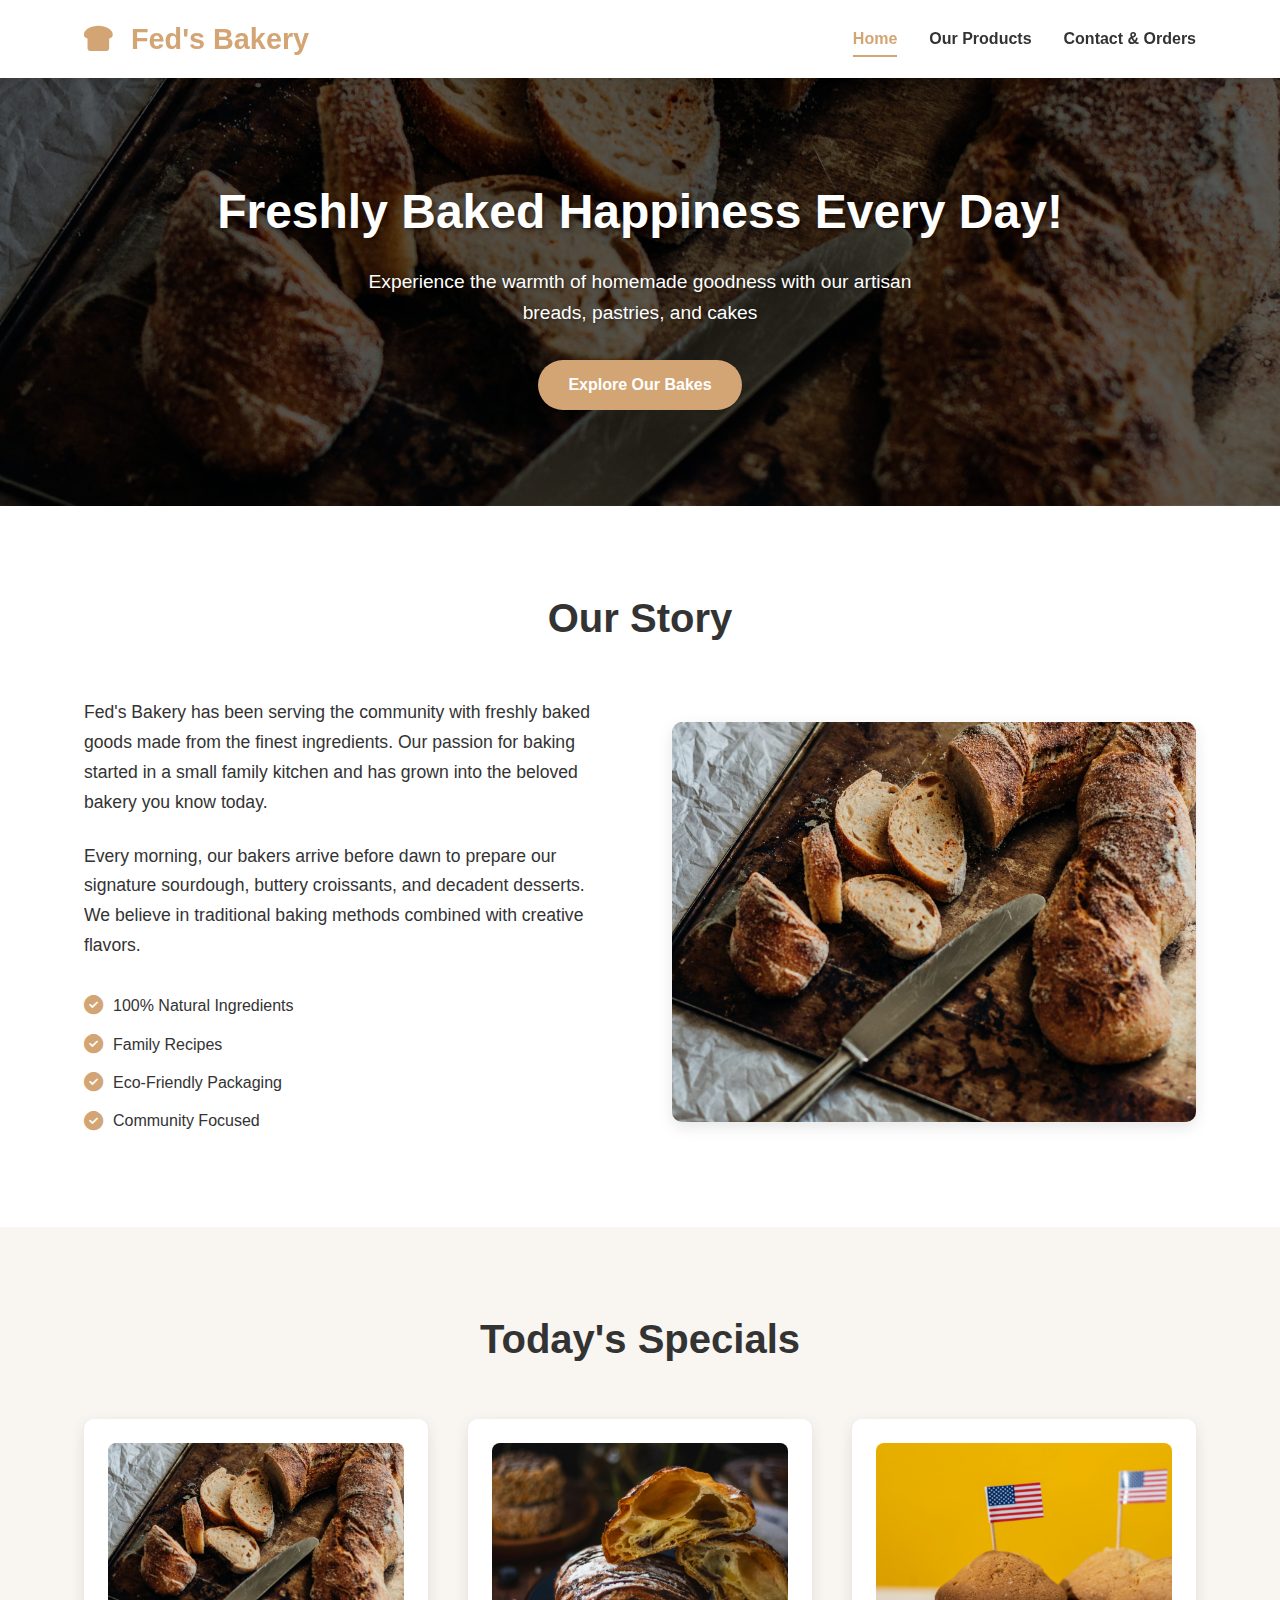
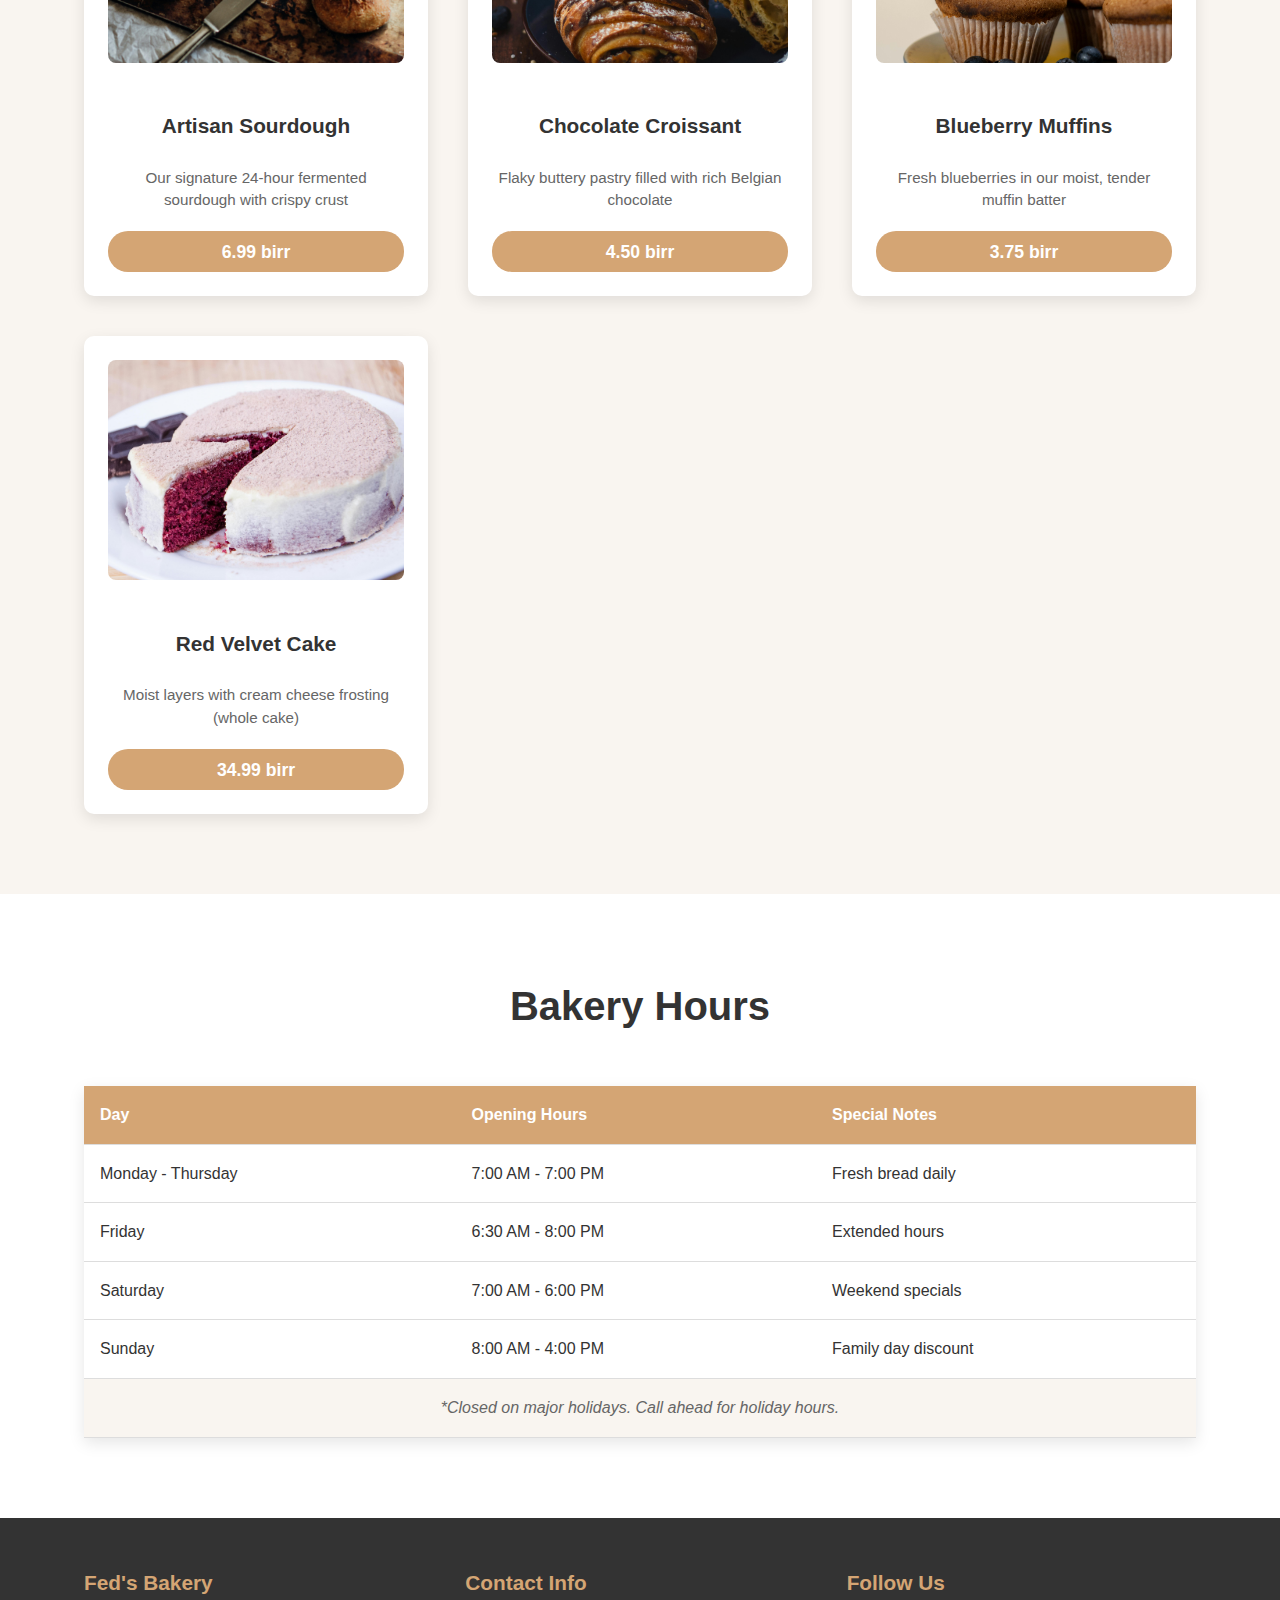
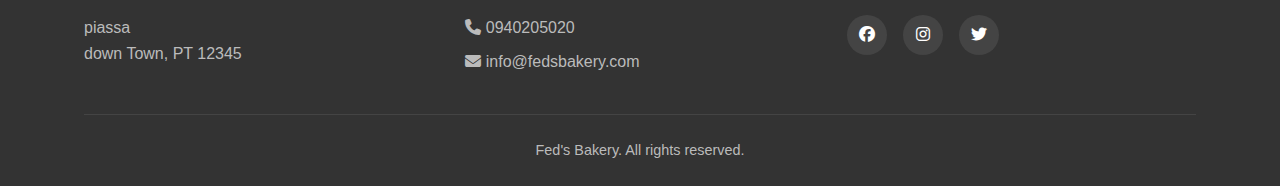
<file: index.html>
<!DOCTYPE html>
<html lang="en">
<head>
    <meta charset="UTF-8">
    <meta name="viewport" content="width=device-width, initial-scale=1.0">
    <meta name="description" content="Fed's Bakery - Freshly baked goods daily">
    <title>Fed's Bakery | Home</title>
    <link rel="stylesheet" href="styles.css">
    <link rel="stylesheet" href="https://cdnjs.cloudflare.com/ajax/libs/font-awesome/6.4.0/css/all.min.css">
</head>
<body>
    <header class="header">
        <div class="container">
            <div class="logo">
                <h1><i class="fas fa-bread-slice"></i> Fed's Bakery</h1>
            </div>
            <nav class="navbar">
                <ul>
                    <li><a href="index.html" class="active">Home</a></li>
                    <li><a href="products.html">Our Products</a></li>
                    <li><a href="contact.html">Contact & Orders</a></li>
                </ul>
            </nav>
        </div>
    </header>

    <section class="hero">
        <div class="container">
            <h1>Freshly Baked Happiness Every Day!</h1>
            <p>Experience the warmth of homemade goodness with our artisan breads, pastries, and cakes</p>
            <a href="products.html" class="btn">Explore Our Bakes</a>
        </div>
    </section>

    <section class="about">
        <div class="container">
            <h2>Our Story</h2>
            <div class="about-content">
                <div class="about-text">
                    <p>Fed's Bakery has been serving the community with freshly baked goods made from the finest ingredients. Our passion for baking started in a small family kitchen and has grown into the beloved bakery you know today.</p>
                    <p>Every morning, our bakers arrive before dawn to prepare our signature sourdough, buttery croissants, and decadent desserts. We believe in traditional baking methods combined with creative flavors.</p>
                    <ul>
                        <li><i class="fas fa-check-circle"></i> 100% Natural Ingredients</li>
                        <li><i class="fas fa-check-circle"></i> Family Recipes</li>
                        <li><i class="fas fa-check-circle"></i> Eco-Friendly Packaging</li>
                        <li><i class="fas fa-check-circle"></i> Community Focused</li>
                    </ul>
                </div>
                <div class="about-image">
                    <img src="images/pexels-marta-dzedyshko-1042863-2067430.jpg" alt="Bakery Interior">
                </div>
            </div>
        </div>
    </section>

    <section class="featured">
        <div class="container">
            <h2>Today's Specials</h2>
            <div class="products-grid">
                <div class="product-card">
                    <div class="product-image">
                        <img src="images/pexels-marta-dzedyshko-1042863-2067430.jpg" alt="Sourdough Bread">
                    </div>
                    <h3>Artisan Sourdough</h3>
                    <p>Our signature 24-hour fermented sourdough with crispy crust</p>
                    <span class="price">6.99 birr</span>
                </div>
                
                <div class="product-card">
                    <div class="product-image">
                        <img src="images/pexels-luisa-bastidas-408240655-34208220.jpg" alt="Chocolate Croissant">
                    </div>
                    <h3>Chocolate Croissant</h3>
                    <p>Flaky buttery pastry filled with rich Belgian chocolate</p>
                    <span class="price">4.50 birr</span>
                </div>
                
                <div class="product-card">
                    <div class="product-image">
                        <img src="images/pexels-cottonbro-4676398.jpg" alt="Blueberry Muffins">
                    </div>
                    <h3>Blueberry Muffins</h3>
                    <p>Fresh blueberries in our moist, tender muffin batter</p>
                    <span class="price">3.75 birr</span>
                </div>
                
                <div class="product-card">
                    <div class="product-image">
                        <img src="images/pexels-heyronmar-806363.jpg" alt="Red Velvet Cake">
                    </div>
                    <h3>Red Velvet Cake</h3>
                    <p>Moist layers with cream cheese frosting (whole cake)</p>
                    <span class="price">34.99 birr</span>
                </div>
            </div>
        </div>
    </section>

    <section class="hours">
        <div class="container">
            <h2>Bakery Hours</h2>
            <table class="hours-table">
                <thead>
                    <tr>
                        <th>Day</th>
                        <th>Opening Hours</th>
                        <th>Special Notes</th>
                    </tr>
                </thead>
                <tbody>
                    <tr>
                        <td>Monday - Thursday</td>
                        <td>7:00 AM - 7:00 PM</td>
                        <td>Fresh bread daily</td>
                    </tr>
                    <tr>
                        <td>Friday</td>
                        <td>6:30 AM - 8:00 PM</td>
                        <td>Extended hours</td>
                    </tr>
                    <tr>
                        <td>Saturday</td>
                        <td>7:00 AM - 6:00 PM</td>
                        <td>Weekend specials</td>
                    </tr>
                    <tr>
                        <td>Sunday</td>
                        <td>8:00 AM - 4:00 PM</td>
                        <td>Family day discount</td>
                    </tr>
                </tbody>
                <tfoot>
                    <tr>
                        <td colspan="3">*Closed on major holidays. Call ahead for holiday hours.</td>
                    </tr>
                </tfoot>
            </table>
        </div>
    </section>

    <footer class="footer">
        <div class="container">
            <div class="footer-content">
                <div class="footer-section">
                    <h3>Fed's Bakery</h3>
                    <p>piassa<br>down Town, PT 12345</p>
                </div>
                <div class="footer-section">
                    <h3>Contact Info</h3>
                    <p><i class="fas fa-phone"></i> 0940205020</p>
                    <p><i class="fas fa-envelope"></i> info@fedsbakery.com</p>
                </div>
                <div class="footer-section">
                    <h3>Follow Us</h3>
                    <div class="social-icons">
                        <a href="#"><i class="fab fa-facebook"></i></a>
                        <a href="#"><i class="fab fa-instagram"></i></a>
                        <a href="#"><i class="fab fa-twitter"></i></a>
                    </div>
                </div>
            </div>
            <div class="footer-bottom">
                <p>Fed's Bakery. All rights reserved.</p>
            </div>
        </div>
    </footer>
</body>
</html>
</file>
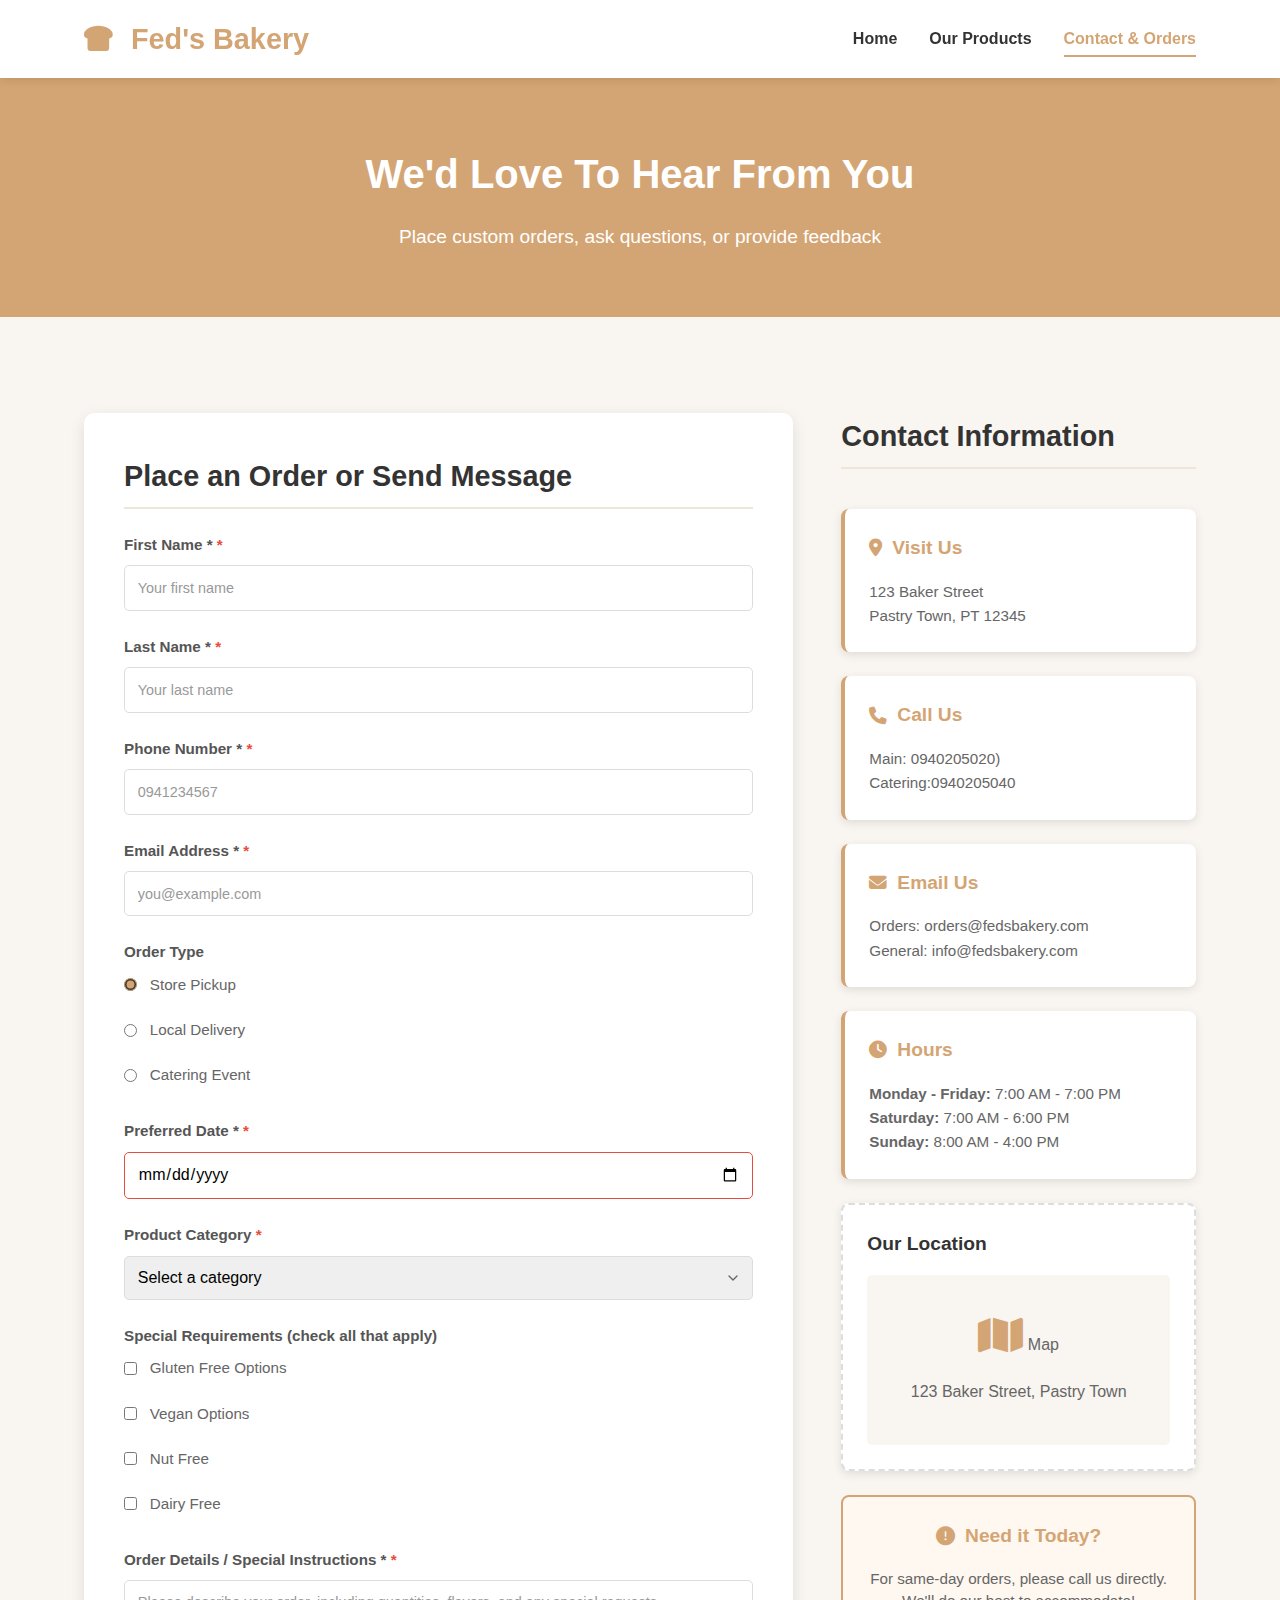
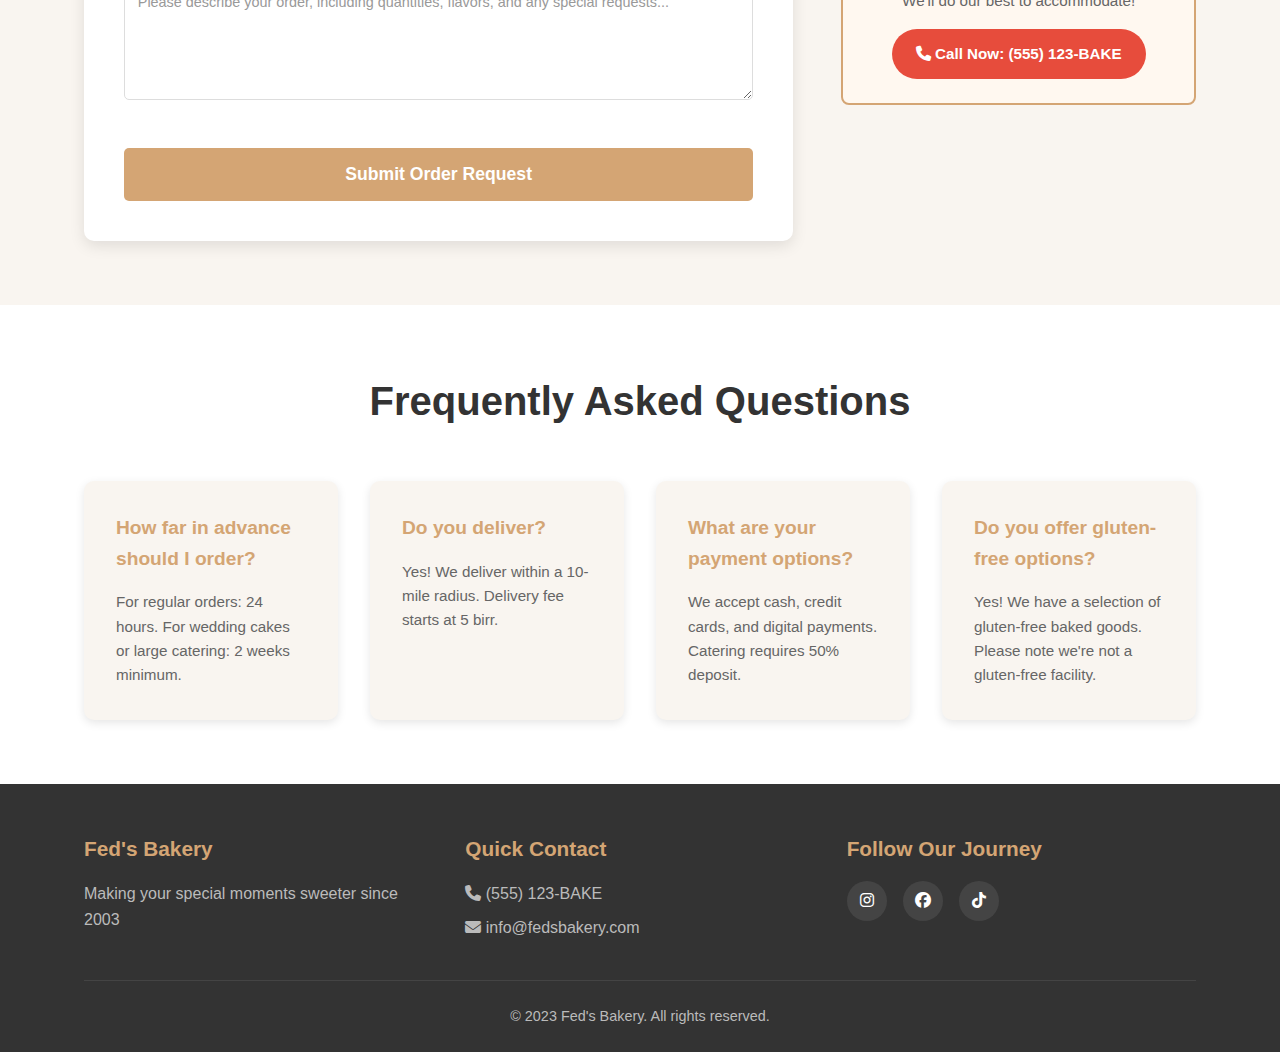
<file: contact.html>
<!DOCTYPE html>
<html lang="en">
<head>
    <meta charset="UTF-8">
    <meta name="viewport" content="width=device-width, initial-scale=1.0">
    <title>Fed's Bakery | Contact & Orders</title>
    <link rel="stylesheet" href="styles.css">
    <link rel="stylesheet" href="https://cdnjs.cloudflare.com/ajax/libs/font-awesome/6.4.0/css/all.min.css">
</head>
<body class="contact-page">
    <header class="header">
        <div class="container">
            <div class="logo">
                <h1><i class="fas fa-bread-slice"></i> Fed's Bakery</h1>
            </div>
            <nav class="navbar">
                <ul>
                    <li><a href="index.html">Home</a></li>
                    <li><a href="products.html">Our Products</a></li>
                    <li><a href="contact.html" class="active">Contact & Orders</a></li>
                </ul>
            </nav>
        </div>
    </header>

    <section class="page-header contact-header">
        <div class="container">
            <h1>We'd Love To Hear From You</h1>
            <p>Place custom orders, ask questions, or provide feedback</p>
        </div>
    </section>

    <div class="contact-container">
        <div class="container">
            <div class="contact-wrapper">
                <div class="contact-form">
                    <h2>Place an Order or Send Message</h2>
                    <form action="#" method="POST">
                        <div class="form-group">
                            <label for="firstName">First Name *</label>
                            <input type="text" id="firstName" name="firstName" required placeholder="Your first name">
                        </div>
                        
                        <div class="form-group">
                            <label for="lastName">Last Name *</label>
                            <input type="text" id="lastName" name="lastName" required placeholder="Your last name">
                        </div>
                        
                        <div class="form-group">
                            <label for="phone">Phone Number *</label>
                            <input type="tel" id="phone" name="phone" required placeholder="0941234567">
                        </div>
                        
                        <div class="form-group">
                            <label for="email">Email Address *</label>
                            <input type="email" id="email" name="email" required placeholder="you@example.com">
                        </div>
                        
                        <div class="form-group">
                            <label>Order Type</label>
                            <div class="radio-group">
                                <label>
                                    <input type="radio" name="orderType" value="pickup" checked>
                                    Store Pickup
                                </label>
                                <label>
                                    <input type="radio" name="orderType" value="delivery">
                                    Local Delivery
                                </label>
                                <label>
                                    <input type="radio" name="orderType" value="catering">
                                    Catering Event
                                </label>
                            </div>
                        </div>
                        
                        <div class="form-group">
                            <label for="date">Preferred Date *</label>
                            <input type="date" id="date" name="date" required>
                        </div>
                        
                        <div class="form-group">
                            <label for="productType">Product Category</label>
                            <select id="productType" name="productType">
                                <option value="">Select a category</option>
                                <option value="bread">Breads</option>
                                <option value="pastry">Pastries</option>
                                <option value="cake">Cakes</option>
                                <option value="cookie">Cookies</option>
                                <option value="catering">Full Catering</option>
                            </select>
                        </div>
                        
                        <div class="form-group">
                            <label>Special Requirements (check all that apply)</label>
                            <div class="checkbox-group">
                                <label>
                                    <input type="checkbox" name="requirements" value="glutenFree">
                                    Gluten Free Options
                                </label>
                                <label>
                                    <input type="checkbox" name="requirements" value="vegan">
                                    Vegan Options
                                </label>
                                <label>
                                    <input type="checkbox" name="requirements" value="nutFree">
                                    Nut Free
                                </label>
                                <label>
                                    <input type="checkbox" name="requirements" value="dairyFree">
                                    Dairy Free
                                </label>
                            </div>
                        </div>
                        
                        <div class="form-group">
                            <label for="message">Order Details / Special Instructions *</label>
                            <textarea id="message" name="message" rows="5" required placeholder="Please describe your order, including quantities, flavors, and any special requests..."></textarea>
                        </div>
                        
                        <button type="submit" class="btn submit-btn">Submit Order Request</button>
                    </form>
                </div>
                
                <div class="contact-info">
                    <h2>Contact Information</h2>
                    <div class="info-card">
                        <h3><i class="fas fa-map-marker-alt"></i> Visit Us</h3>
                        <p>123 Baker Street<br>Pastry Town, PT 12345</p>
                    </div>
                    
                    <div class="info-card">
                        <h3><i class="fas fa-phone"></i> Call Us</h3>
                        <p>Main: 0940205020)<br>Catering:0940205040</p>
                    </div>
                    
                    <div class="info-card">
                        <h3><i class="fas fa-envelope"></i> Email Us</h3>
                        <p>Orders: orders@fedsbakery.com<br>General: info@fedsbakery.com</p>
                    </div>
                    
                    <div class="info-card">
                        <h3><i class="fas fa-clock"></i> Hours</h3>
                        <p><strong>Monday - Friday:</strong> 7:00 AM - 7:00 PM<br>
                           <strong>Saturday:</strong> 7:00 AM - 6:00 PM<br>
                           <strong>Sunday:</strong> 8:00 AM - 4:00 PM</p>
                    </div>
                    
                    <div class="map-placeholder">
                        <h3>Our Location</h3>
                        <div class="map">
                            <p><i class="fas fa-map"></i> Map</p>
                            <p>123 Baker Street, Pastry Town</p>
                        </div>
                    </div>
                    
                    <div class="emergency-order">
                        <h3><i class="fas fa-exclamation-circle"></i> Need it Today?</h3>
                        <p>For same-day orders, please call us directly. We'll do our best to accommodate!</p>
                        <a href="tel:5551232253" class="btn call-btn">
                            <i class="fas fa-phone"></i> Call Now: (555) 123-BAKE
                        </a>
                    </div>
                </div>
            </div>
        </div>
    </div>

    <section class="faq">
        <div class="container">
            <h2>Frequently Asked Questions</h2>
            <div class="faq-grid">
                <div class="faq-item">
                    <h3>How far in advance should I order?</h3>
                    <p>For regular orders: 24 hours. For wedding cakes or large catering: 2 weeks minimum.</p>
                </div>
                <div class="faq-item">
                    <h3>Do you deliver?</h3>
                    <p>Yes! We deliver within a 10-mile radius. Delivery fee starts at 5 birr.</p>
                </div>
                <div class="faq-item">
                    <h3>What are your payment options?</h3>
                    <p>We accept cash, credit cards, and digital payments. Catering requires 50% deposit.</p>
                </div>
                <div class="faq-item">
                    <h3>Do you offer gluten-free options?</h3>
                    <p>Yes! We have a selection of gluten-free baked goods. Please note we're not a gluten-free facility.</p>
                </div>
            </div>
        </div>
    </section>

    <footer class="footer">
        <div class="container">
            <div class="footer-content">
                <div class="footer-section">
                    <h3>Fed's Bakery</h3>
                    <p>Making your special moments sweeter since 2003</p>
                </div>
                <div class="footer-section">
                    <h3>Quick Contact</h3>
                    <p><i class="fas fa-phone"></i> (555) 123-BAKE</p>
                    <p><i class="fas fa-envelope"></i> info@fedsbakery.com</p>
                </div>
                <div class="footer-section">
                    <h3>Follow Our Journey</h3>
                    <div class="social-icons">
                        <a href="#"><i class="fab fa-instagram"></i></a>
                        <a href="#"><i class="fab fa-facebook"></i></a>
                        <a href="#"><i class="fab fa-tiktok"></i></a>
                    </div>
                </div>
            </div>
            <div class="footer-bottom">
                <p>&copy; 2023 Fed's Bakery. All rights reserved.</p>
            </div>
        </div>
    </footer>
</body>
</html>
</file>
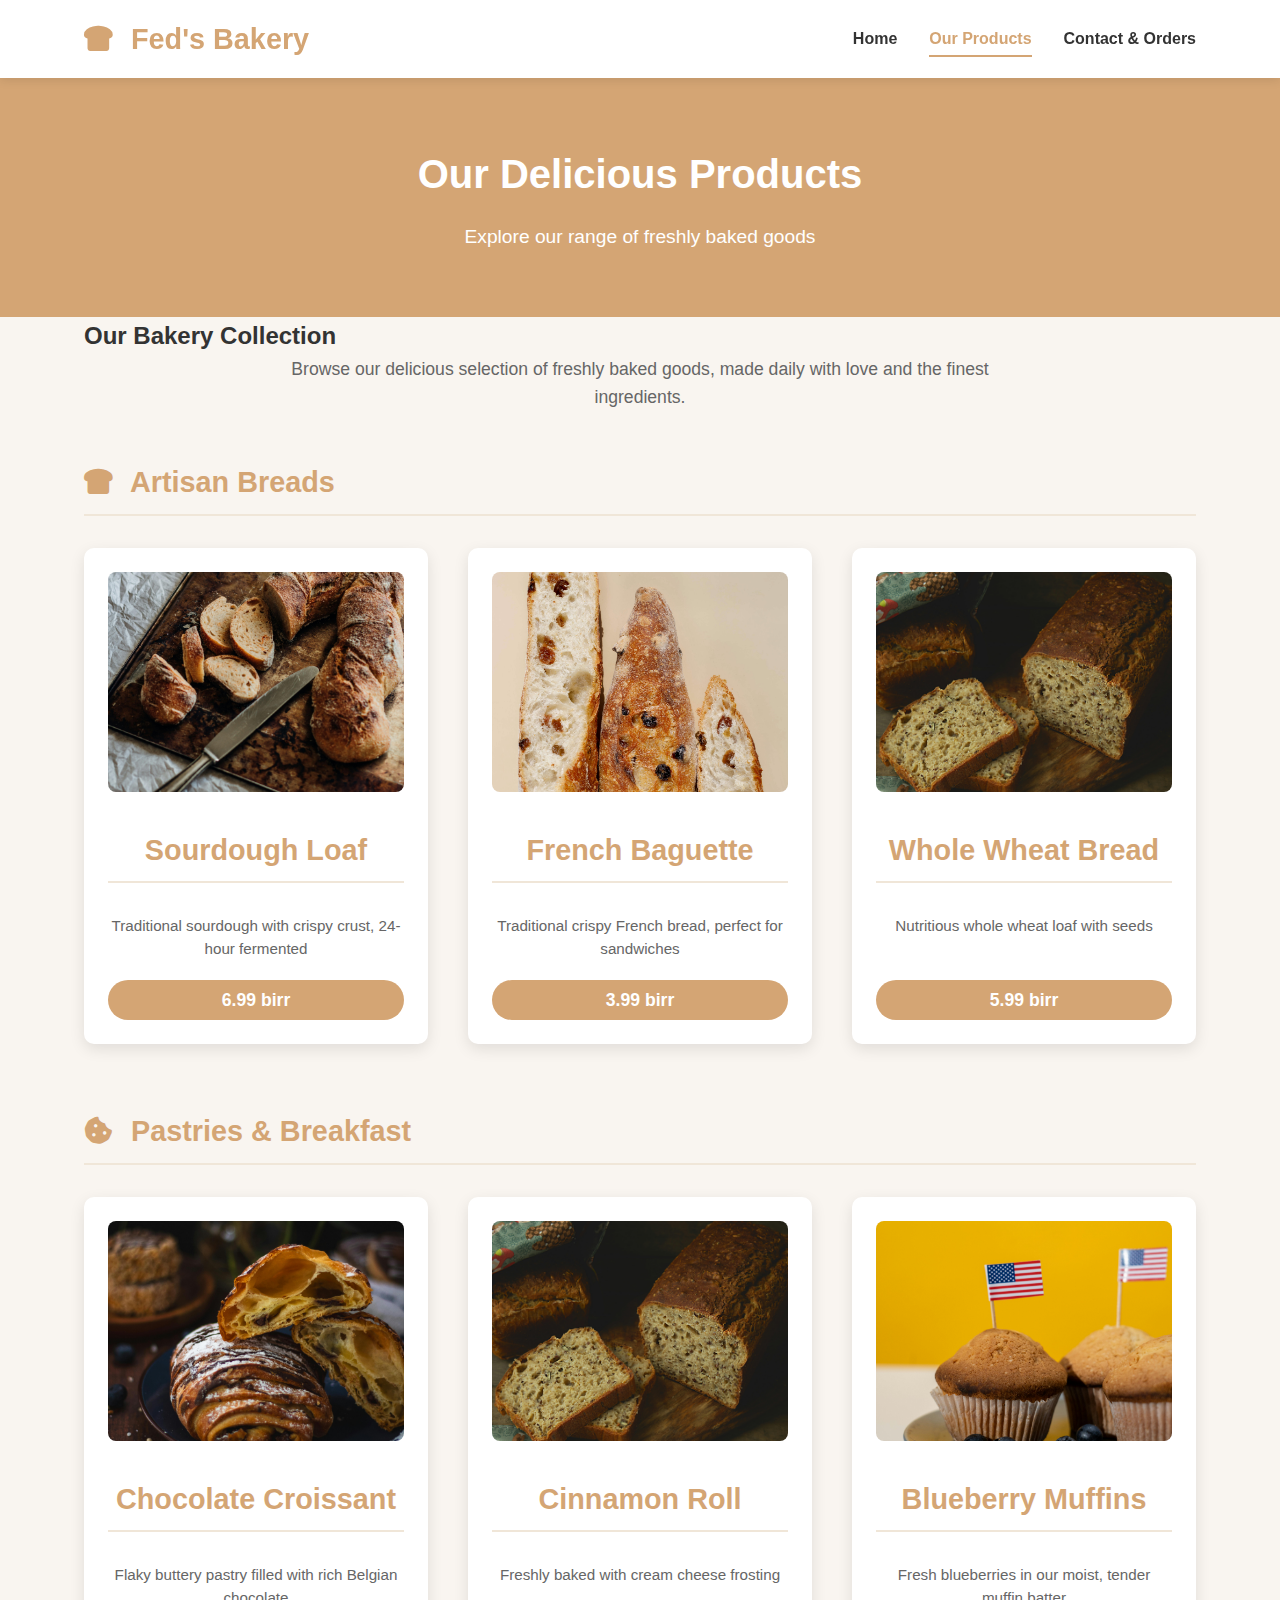
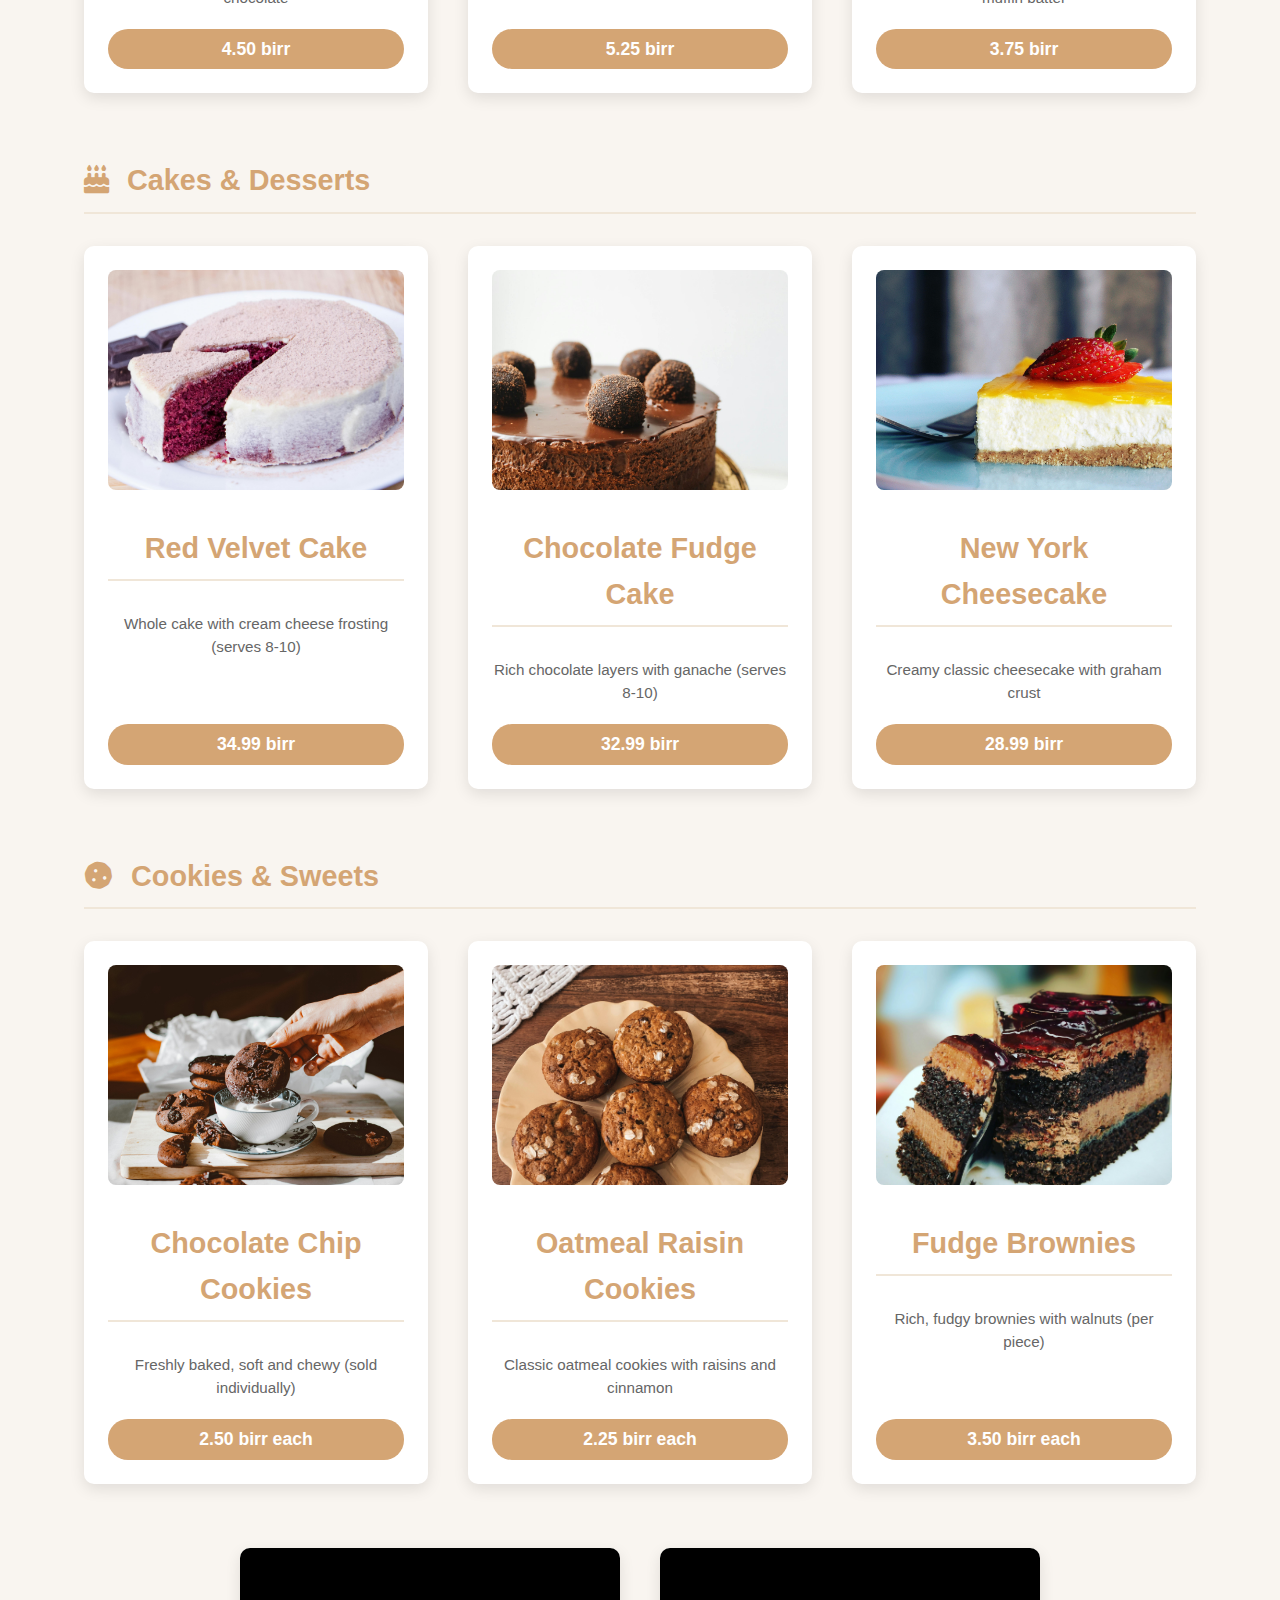
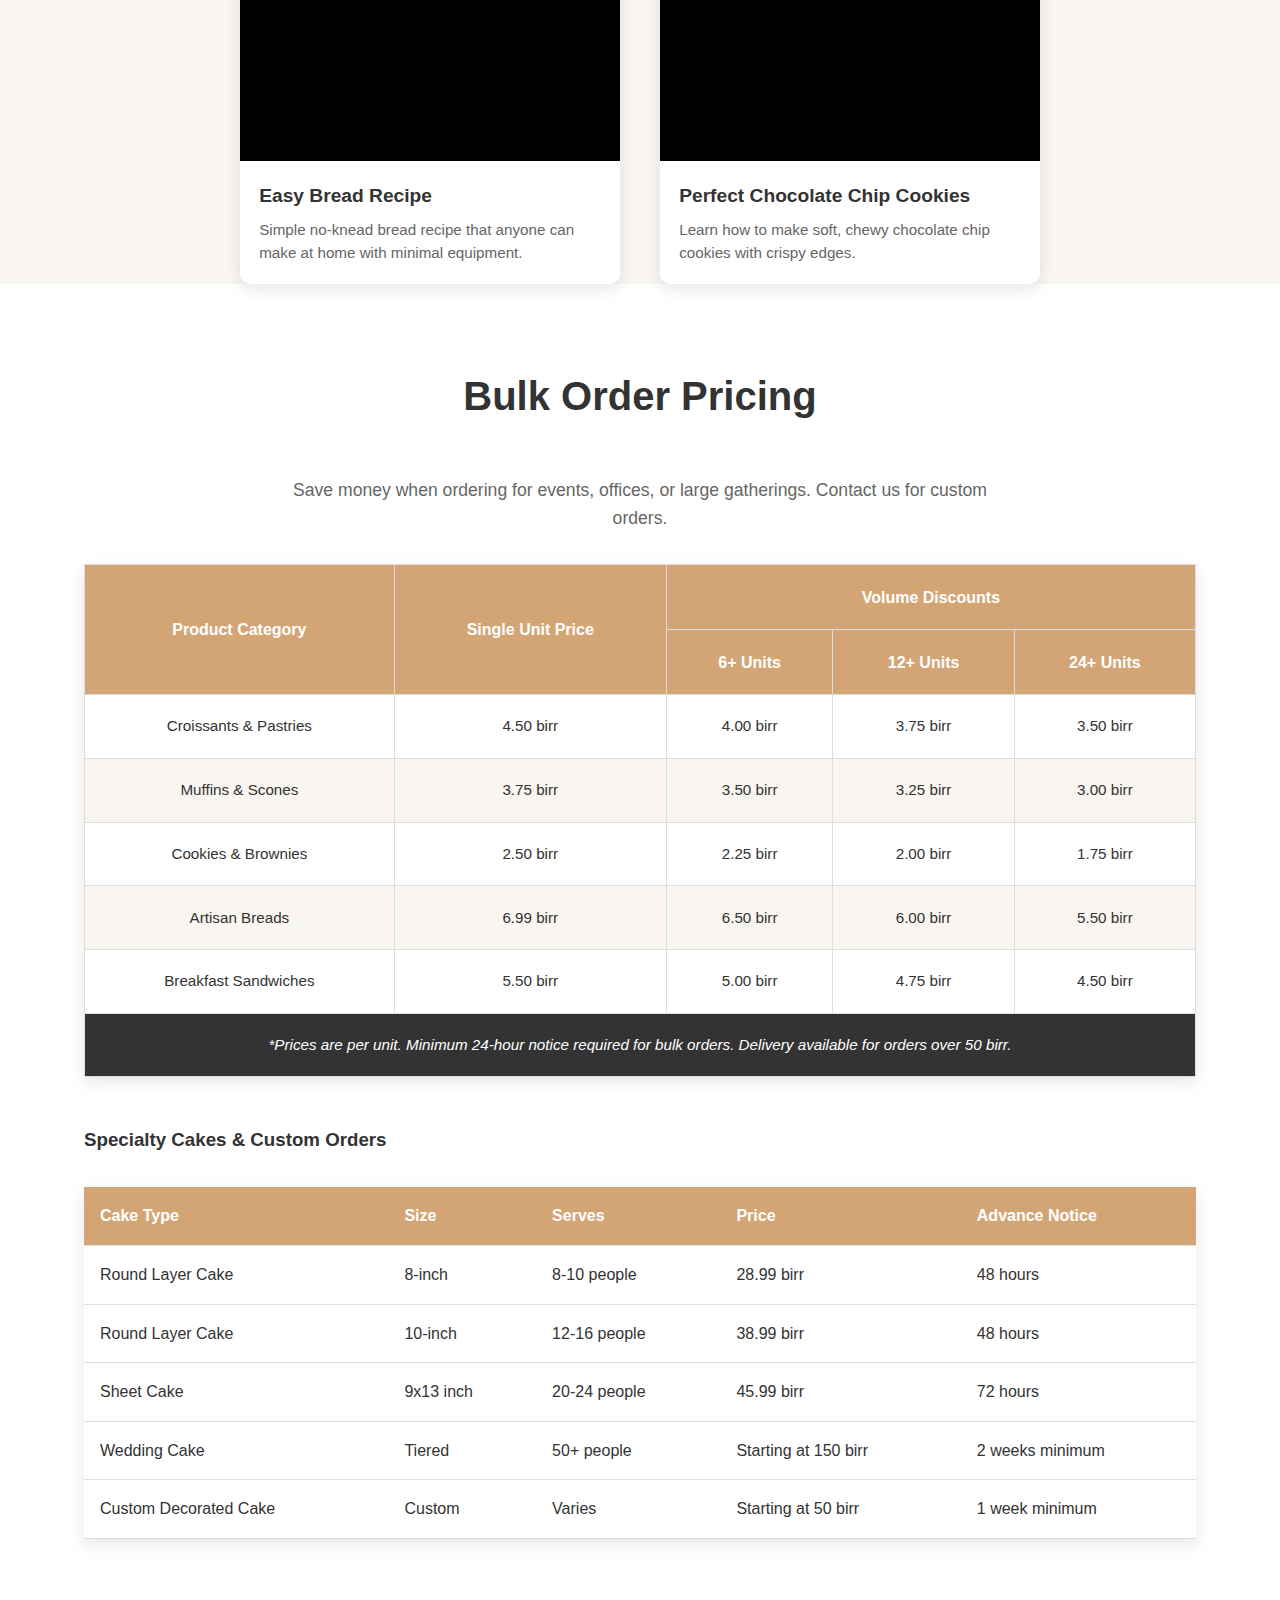
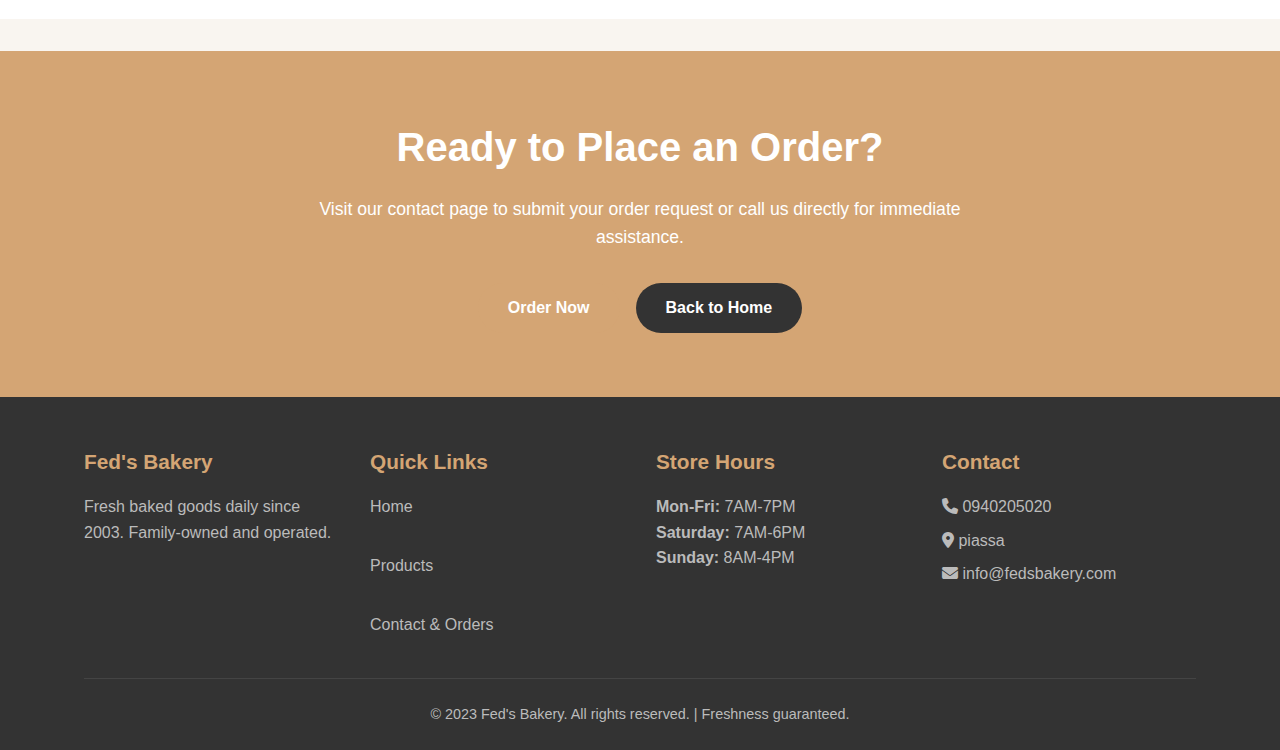
<file: products.html>
<!DOCTYPE html>
<html lang="en">
<head>
    <meta charset="UTF-8">
    <meta name="viewport" content="width=device-width, initial-scale=1.0">
    <title>Fed's Bakery | Our Products</title>
    <link rel="stylesheet" href="styles.css">
    <link rel="stylesheet" href="https://cdnjs.cloudflare.com/ajax/libs/font-awesome/6.4.0/css/all.min.css">
</head>
<body>
    <header class="header">
        <div class="container">
            <div class="logo">
                <h1><i class="fas fa-bread-slice"></i> Fed's Bakery</h1>
            </div>
            <nav class="navbar">
                <ul>
                    <li><a href="index.html">Home</a></li>
                    <li><a href="products.html" class="active">Our Products</a></li>
                    <li><a href="contact.html">Contact & Orders</a></li>
                </ul>
            </nav>
        </div>
    </header>

    <section class="page-header">
        <div class="container">
            <h1>Our Delicious Products</h1>
            <p>Explore our range of freshly baked goods</p>
        </div>
    </section>

    <section class="categories">
        <div class="container">
            <h2>Our Bakery Collection</h2>
            <p class="section-intro">Browse our delicious selection of freshly baked goods, made daily with love and the finest ingredients.</p>
            
            <div class="category-section">
                <h3><i class="fas fa-bread-slice"></i> Artisan Breads</h3>
                <div class="products-grid">
                    <div class="product-card">
                        <div class="product-image">
                            <img src="images/pexels-marta-dzedyshko-1042863-2067430.jpg" alt="Sourdough Bread">
                        </div>
                        <h3>Sourdough Loaf</h3>
                        <p>Traditional sourdough with crispy crust, 24-hour fermented</p>
                        <span class="price">6.99 birr</span>
                    </div>
                    
                    <div class="product-card">
                        <div class="product-image">
                            <img src="images/pexels-christina-polupanova-138429930-10281102.jpg" alt="Baguette">
                        </div>
                        <h3>French Baguette</h3>
                        <p>Traditional crispy French bread, perfect for sandwiches</p>
                        <span class="price">3.99 birr</span>
                    </div>
                    
                    <div class="product-card">
                        <div class="product-image">
                            <img src="images/pexels-sylwester-ficek-154797634-14594116.jpg" alt="Whole Wheat Bread">
                        </div>
                        <h3>Whole Wheat Bread</h3>
                        <p>Nutritious whole wheat loaf with seeds</p>
                        <span class="price">5.99 birr</span>
                    </div>
                </div>
            </div>
            
            <div class="category-section">
                <h3><i class="fas fa-cookie-bite"></i> Pastries & Breakfast</h3>
                <div class="products-grid">
                    <div class="product-card">
                        <div class="product-image">
                            <img src="images/pexels-luisa-bastidas-408240655-34208220.jpg" alt="Chocolate Croissant">
                        </div>
                        <h3>Chocolate Croissant</h3>
                        <p>Flaky buttery pastry filled with rich Belgian chocolate</p>
                        <span class="price">4.50 birr</span>
                    </div>
                    
                    <div class="product-card">
                        <div class="product-image">
                            <img src="images/pexels-sylwester-ficek-154797634-14594116.jpg" alt="Cinnamon Roll">
                        </div>
                        <h3>Cinnamon Roll</h3>
                        <p>Freshly baked with cream cheese frosting</p>
                        <span class="price">5.25 birr</span>
                    </div>
                    
                    <div class="product-card">
                        <div class="product-image">
                            <img src="images/pexels-cottonbro-4676398.jpg" alt="Blueberry Muffins">
                        </div>
                        <h3>Blueberry Muffins</h3>
                        <p>Fresh blueberries in our moist, tender muffin batter</p>
                        <span class="price">3.75 birr</span>
                    </div>
                </div>
            </div>
            
            <div class="category-section">
                <h3><i class="fas fa-birthday-cake"></i> Cakes & Desserts</h3>
                <div class="products-grid">
                    <div class="product-card">
                        <div class="product-image">
                            <img src="images/pexels-heyronmar-806363.jpg" alt="Red Velvet Cake">
                        </div>
                        <h3>Red Velvet Cake</h3>
                        <p>Whole cake with cream cheese frosting (serves 8-10)</p>
                        <span class="price">34.99 birr</span>
                    </div>
                    
                    <div class="product-card">
                        <div class="product-image">
                            <img src="images/pexels-polina-tankilevitch-4109998.jpg" alt="Chocolate Cake">
                        </div>
                        <h3>Chocolate Fudge Cake</h3>
                        <p>Rich chocolate layers with ganache (serves 8-10)</p>
                        <span class="price">32.99 birr</span>
                    </div>
                    
                    <div class="product-card">
                        <div class="product-image">
                            <img src="images/pexels-suzyhazelwood-1098592.jpg" alt="Cheesecake">
                        </div>
                        <h3>New York Cheesecake</h3>
                        <p>Creamy classic cheesecake with graham crust</p>
                        <span class="price">28.99 birr</span>
                    </div>
                </div>
            </div>
            
            <div class="category-section">
                <h3><i class="fas fa-cookie"></i> Cookies & Sweets</h3>
                <div class="products-grid">
                    <div class="product-card">
                        <div class="product-image">
                            <img src="images/pexels-roman-odintsov-5845840.jpg" alt="Chocolate Chip Cookies">
                        </div>
                        <h3>Chocolate Chip Cookies</h3>
                        <p>Freshly baked, soft and chewy (sold individually)</p>
                        <span class="price">2.50 birr each</span>
                    </div>
                    
                    <div class="product-card">
                        <div class="product-image">
                            <img src="images/pexels-nese-dolan-397935-6734417.jpg" alt="Oatmeal Cookies">
                        </div>
                        <h3>Oatmeal Raisin Cookies</h3>
                        <p>Classic oatmeal cookies with raisins and cinnamon</p>
                        <span class="price">2.25 birr each</span>
                    </div>
                    
                    <div class="product-card">
                        <div class="product-image">
                            <img src="images/pexels-abhinavcoca-291528.jpg" alt="Brownies">
                        </div>
                        <h3>Fudge Brownies</h3>
                        <p>Rich, fudgy brownies with walnuts (per piece)</p>
                        <span class="price">3.50 birr each</span>
                    </div>
                </div>
            </div>
        </div>
    </section>
   
    <div class="video-grid">
    <div class="video-card">
        <div class="video-container">
            <iframe src="https://www.youtube.com/embed/uGE4qGt5nJE" title="Easy Bread Recipe" allow="accelerometer; autoplay; clipboard-write; encrypted-media; gyroscope; picture-in-picture" allowfullscreen></iframe>
        </div>
        <h3>Easy Bread Recipe</h3>
        <p>Simple no-knead bread recipe that anyone can make at home with minimal equipment.</p>
    </div>
    
    <div class="video-card">
        <div class="video-container">
            
            <iframe src="https://www.youtube.com/embed/P7sSM6pK-48" title="Chocolate Chip Cookies" allow="accelerometer; autoplay; clipboard-write; encrypted-media; gyroscope; picture-in-picture" allowfullscreen></iframe>
        </div>
        <h3>Perfect Chocolate Chip Cookies</h3>
        <p>Learn how to make soft, chewy chocolate chip cookies with crispy edges.</p>
    </div>
</div>

    <section class="pricing-table">
        <div class="container">
            <h2>Bulk Order Pricing</h2>
            <p class="table-description">Save money when ordering for events, offices, or large gatherings. Contact us for custom orders.</p>
            
            <table class="complex-table">
                <thead>
                    <tr>
                        <th rowspan="2">Product Category</th>
                        <th rowspan="2">Single Unit Price</th>
                        <th colspan="3">Volume Discounts</th>
                    </tr>
                    <tr>
                        <th>6+ Units</th>
                        <th>12+ Units</th>
                        <th>24+ Units</th>
                    </tr>
                </thead>
                <tbody>
                    <tr>
                        <td>Croissants & Pastries</td>
                        <td>4.50 birr</td>
                        <td>4.00 birr</td>
                        <td>3.75 birr</td>
                        <td>3.50 birr</td>
                    </tr>
                    <tr>
                        <td>Muffins & Scones</td>
                        <td>3.75 birr</td>
                        <td>3.50 birr</td>
                        <td>3.25 birr</td>
                        <td>3.00 birr</td>
                    </tr>
                    <tr>
                        <td>Cookies & Brownies</td>
                        <td>2.50 birr</td>
                        <td>2.25 birr</td>
                        <td>2.00 birr</td>
                        <td>1.75 birr</td>
                    </tr>
                    <tr>
                        <td>Artisan Breads</td>
                        <td>6.99 birr</td>
                        <td>6.50 birr</td>
                        <td>6.00 birr</td>
                        <td>5.50 birr</td>
                    </tr>
                    <tr>
                        <td>Breakfast Sandwiches</td>
                        <td>5.50 birr</td>
                        <td>5.00 birr</td>
                        <td>4.75 birr</td>
                        <td>4.50 birr</td>
                    </tr>
                </tbody>
                <tfoot>
                    <tr>
                        <td colspan="5">*Prices are per unit. Minimum 24-hour notice required for bulk orders. Delivery available for orders over 50 birr.</td>
                    </tr>
                </tfoot>
            </table>
            
            <h3 style="margin-top: 3rem; margin-bottom: 1rem;">Specialty Cakes & Custom Orders</h3>
            <table class="hours-table">
                <thead>
                    <tr>
                        <th>Cake Type</th>
                        <th>Size</th>
                        <th>Serves</th>
                        <th>Price</th>
                        <th>Advance Notice</th>
                    </tr>
                </thead>
                <tbody>
                    <tr>
                        <td>Round Layer Cake</td>
                        <td>8-inch</td>
                        <td>8-10 people</td>
                        <td>28.99 birr</td>
                        <td>48 hours</td>
                    </tr>
                    <tr>
                        <td>Round Layer Cake</td>
                        <td>10-inch</td>
                        <td>12-16 people</td>
                        <td>38.99 birr</td>
                        <td>48 hours</td>
                    </tr>
                    <tr>
                        <td>Sheet Cake</td>
                        <td>9x13 inch</td>
                        <td>20-24 people</td>
                        <td>45.99 birr</td>
                        <td>72 hours</td>
                    </tr>
                    <tr>
                        <td>Wedding Cake</td>
                        <td>Tiered</td>
                        <td>50+ people</td>
                        <td>Starting at 150 birr</td>
                        <td>2 weeks minimum</td>
                    </tr>
                    <tr>
                        <td>Custom Decorated Cake</td>
                        <td>Custom</td>
                        <td>Varies</td>
                        <td>Starting at 50 birr</td>
                        <td>1 week minimum</td>
                    </tr>
                </tbody>
            </table>
        </div>
    </section>

    <section class="cta">
        <div class="container">
            <h2>Ready to Place an Order?</h2>
            <p>Visit our contact page to submit your order request or call us directly for immediate assistance.</p>
            <div class="cta-buttons">
                <a href="contact.html" class="btn">Order Now</a>
                <a href="index.html" class="btn btn-secondary">Back to Home</a>
            </div>
        </div>
    </section>

    <footer class="footer">
        <div class="container">
            <div class="footer-content">
                <div class="footer-section">
                    <h3>Fed's Bakery</h3>
                    <p>Fresh baked goods daily since 2003. Family-owned and operated.</p>
                </div>
                <div class="footer-section">
                    <h3>Quick Links</h3>
                    <a href="index.html">Home</a><br>
                    <a href="products.html">Products</a><br>
                    <a href="contact.html">Contact & Orders</a>
                </div>
                <div class="footer-section">
                    <h3>Store Hours</h3>
                    <p><strong>Mon-Fri:</strong> 7AM-7PM<br>
                       <strong>Saturday:</strong> 7AM-6PM<br>
                       <strong>Sunday:</strong> 8AM-4PM</p>
                </div>
                <div class="footer-section">
                    <h3>Contact</h3>
                    <p><i class="fas fa-phone"></i> 0940205020</p>
                    <p><i class="fas fa-map-marker-alt"></i> piassa</p>
                    <p><i class="fas fa-envelope"></i> info@fedsbakery.com</p>
                </div>
            </div>
            <div class="footer-bottom">
                <p>&copy; 2023 Fed's Bakery. All rights reserved. | Freshness guaranteed.</p>
            </div>
        </div>
    </footer>
    <script src="script.js"></script>

</body>
</html>
</file>
<file: styles.css>
* {
    margin: 0;
    padding: 0;
    box-sizing: border-box;
}

body {
    font-family: 'Segoe UI', Tahoma, Geneva, Verdana, sans-serif;
    line-height: 1.6;
    color: #333;
    background-color: #f9f5f0;
}

.container {
    width: 90%;
    max-width: 1200px;
    margin: 0 auto;
    padding: 0 20px;
}

.header {
    background-color: #fff;
    box-shadow: 0 2px 10px rgba(0,0,0,0.1);
    position: sticky;
    top: 0;
    z-index: 1000;
}

.header .container {
    display: flex;
    justify-content: space-between;
    align-items: center;
    padding: 1rem 20px;
}

.logo h1 {
    color: #d4a574;
    font-size: 1.8rem;
}

.logo i {
    margin-right: 10px;
}

.navbar ul {
    display: flex;
    list-style: none;
}

.navbar li {
    margin-left: 2rem;
}

.navbar a {
    text-decoration: none;
    color: #333;
    font-weight: 600;
    padding: 0.5rem 0;
    transition: color 0.3s;
}

.navbar a:hover,
.navbar a.active {
    color: #d4a574;
    border-bottom: 2px solid #d4a574;
}

.hero {
    background: linear-gradient(rgba(0,0,0,0.6), rgba(0,0,0,0.6)), 
                url('images/pexels-marta-dzedyshko-1042863-2067430.jpg');
    background-size: cover;
    background-position: center;
    color: white;
    text-align: center;
    padding: 6rem 0;
}

.hero h1 {
    font-size: 3rem;
    margin-bottom: 1rem;
    text-shadow: 2px 2px 4px rgba(0,0,0,0.5);
}

.hero p {
    font-size: 1.2rem;
    margin-bottom: 2rem;
    max-width: 600px;
    margin-left: auto;
    margin-right: auto;
    text-shadow: 1px 1px 3px rgba(0,0,0,0.5);
}

.btn {
    display: inline-block;
    background-color: #d4a574;
    color: white;
    padding: 12px 30px;
    border-radius: 30px;
    text-decoration: none;
    font-weight: 600;
    transition: background-color 0.3s, transform 0.3s;
    border: none;
    cursor: pointer;
}

.btn:hover {
    background-color: #c8955c;
    transform: translateY(-2px);
}

.page-header {
    background-color: #d4a574;
    color: white;
    text-align: center;
    padding: 4rem 0;
}

.page-header h1 {
    font-size: 2.5rem;
    margin-bottom: 1rem;
}

.page-header p {
    font-size: 1.2rem;
}

.about {
    padding: 5rem 0;
    background-color: white;
}

.about h2 {
    text-align: center;
    font-size: 2.5rem;
    margin-bottom: 3rem;
    color: #333;
}

.about-content {
    display: grid;
    grid-template-columns: 1fr 1fr;
    gap: 4rem;
    align-items: center;
}

.about-text p {
    margin-bottom: 1.5rem;
    font-size: 1.1rem;
    line-height: 1.7;
}

.about-text ul {
    list-style: none;
    margin-top: 2rem;
}

.about-text li {
    margin-bottom: 0.8rem;
    display: flex;
    align-items: center;
    font-size: 1rem;
}

.about-text i {
    color: #d4a574;
    margin-right: 10px;
    font-size: 1.2rem;
}

.about-image {
    width: 100%;
    height: 400px;
    overflow: hidden;
    border-radius: 10px;
    box-shadow: 0 5px 15px rgba(0,0,0,0.1);
}

.about-image img {
    width: 100%;
    height: 100%;
    object-fit: cover;
    transition: transform 0.3s;
}

.about-image:hover img {
    transform: scale(1.03);
}

.products-grid {
    display: grid;
    grid-template-columns: repeat(auto-fit, minmax(280px, 1fr));
    gap: 2.5rem;
    margin-top: 2rem;
}

.product-card {
    background: white;
    border-radius: 10px;
    overflow: hidden;
    box-shadow: 0 5px 15px rgba(0,0,0,0.1);
    transition: transform 0.3s, box-shadow 0.3s;
    text-align: center;
    padding: 1.5rem;
    height: 100%;
    display: flex;
    flex-direction: column;
}

.product-card:hover {
    transform: translateY(-10px);
    box-shadow: 0 10px 25px rgba(0,0,0,0.15);
}

.product-image {
    width: 100%;
    height: 220px;
    overflow: hidden;
    border-radius: 8px;
    margin-bottom: 1.2rem;
    position: relative;
}

.product-image img {
    width: 100%;
    height: 100%;
    object-fit: cover;
    transition: transform 0.3s;
}

.product-card:hover .product-image img {
    transform: scale(1.05);
}

.product-card h3 {
    margin: 1rem 0 0.8rem;
    color: #333;
    font-size: 1.3rem;
    min-height: 3.5rem;
    display: flex;
    align-items: center;
    justify-content: center;
}

.product-card p {
    color: #666;
    margin-bottom: 1.2rem;
    font-size: 0.95rem;
    line-height: 1.5;
    flex-grow: 1;
}

.price {
    display: inline-block;
    background-color: #d4a574;
    color: white;
    padding: 0.4rem 1.2rem;
    border-radius: 20px;
    font-weight: bold;
    font-size: 1.1rem;
    margin-top: auto;
}

.featured {
    padding: 5rem 0;
    background-color: #f9f5f0;
}

.featured h2 {
    text-align: center;
    font-size: 2.5rem;
    margin-bottom: 3rem;
    color: #333;
}

.category-section {
    margin-bottom: 4rem;
}

.category-section h3 {
    color: #d4a574;
    margin-bottom: 2rem;
    font-size: 1.8rem;
    border-bottom: 2px solid #f0e6d8;
    padding-bottom: 0.5rem;
}

.category-section h3 i {
    margin-right: 10px;
}

.section-intro {
    text-align: center;
    max-width: 700px;
    margin: 0 auto 3rem;
    font-size: 1.1rem;
    color: #666;
    line-height: 1.6;
}

.hours {
    padding: 5rem 0;
    background-color: white;
}

.hours h2 {
    text-align: center;
    font-size: 2.5rem;
    margin-bottom: 3rem;
    color: #333;
}

.hours-table {
    width: 100%;
    border-collapse: collapse;
    margin-top: 2rem;
    box-shadow: 0 5px 15px rgba(0,0,0,0.1);
}

.hours-table th,
.hours-table td {
    padding: 1rem;
    text-align: left;
    border-bottom: 1px solid #ddd;
}

.hours-table th {
    background-color: #d4a574;
    color: white;
    font-weight: 600;
}

.hours-table tr:hover {
    background-color: #f9f5f0;
}

.hours-table tfoot td {
    background-color: #f9f5f0;
    font-style: italic;
    color: #666;
    text-align: center;
}

.videos {
    padding: 5rem 0;
    background-color: #f9f5f0;
}

.videos h2 {
    text-align: center;
    font-size: 2.5rem;
    margin-bottom: 1rem;
    color: #333;
}

.videos > .container > p {
    text-align: center;
    margin-bottom: 3rem;
    color: #666;
    font-size: 1.1rem;
}

.video-grid {
    display: grid;
    grid-template-columns: repeat(auto-fit, minmax(350px, 1fr));
    max-width: 800px;
    margin: 0 auto;
    gap: 2.5rem;
}

.video-card {
    background: white;
    border-radius: 10px;
    overflow: hidden;
    box-shadow: 0 5px 15px rgba(0,0,0,0.1);
    transition: transform 0.3s;
}

.video-card:hover {
    transform: translateY(-5px);
}

.video-container {
    position: relative;
    padding-bottom: 56.25%; 
    height: 0;
    overflow: hidden;
    background-color: #000;
}

.video-container iframe {
    position: absolute;
    top: 0;
    left: 0;
    width: 100%;
    height: 100%;
    border: none;
}

.video-card h3 {
    padding: 1.2rem 1.2rem 0.5rem;
    color: #333;
    font-size: 1.2rem;
}

.video-card p {
    padding: 0 1.2rem 1.2rem;
    color: #666;
    font-size: 0.95rem;
    line-height: 1.5;
}

.pricing-table {
    padding: 5rem 0;
    background-color: white;
}

.pricing-table h2 {
    text-align: center;
    font-size: 2.5rem;
    margin-bottom: 3rem;
    color: #333;
}

.table-description {
    text-align: center;
    margin-bottom: 2rem;
    color: #666;
    font-size: 1.1rem;
    max-width: 700px;
    margin-left: auto;
    margin-right: auto;
}

.complex-table {
    width: 100%;
    border-collapse: collapse;
    box-shadow: 0 5px 15px rgba(0,0,0,0.1);
    margin-bottom: 3rem;
}

.complex-table th,
.complex-table td {
    padding: 1.2rem;
    text-align: center;
    border: 1px solid #ddd;
    font-size: 0.95rem;
}

.complex-table th {
    background-color: #d4a574;
    color: white;
    font-weight: 600;
    font-size: 1rem;
}

.complex-table tr:nth-child(even) {
    background-color: #f9f5f0;
}

.complex-table tfoot td {
    background-color: #333;
    color: white;
    font-style: italic;
    text-align: center;
}

.cta {
    background-color: #d4a574;
    color: white;
    text-align: center;
    padding: 4rem 0;
    margin-top: 2rem;
}

.cta h2 {
    font-size: 2.5rem;
    margin-bottom: 1rem;
}

.cta p {
    margin-bottom: 2rem;
    font-size: 1.1rem;
    max-width: 700px;
    margin-left: auto;
    margin-right: auto;
    line-height: 1.6;
}

.cta-buttons {
    display: flex;
    justify-content: center;
    gap: 1rem;
    flex-wrap: wrap;
}

.btn-secondary {
    background-color: #333;
    color: white;
}

.btn-secondary:hover {
    background-color: #555;
}

.footer {
    background-color: #333;
    color: white;
    padding: 3rem 0 1.5rem;
}

.footer-content {
    display: grid;
    grid-template-columns: repeat(auto-fit, minmax(200px, 1fr));
    gap: 2rem;
    margin-bottom: 2rem;
}

.footer-section h3 {
    color: #d4a574;
    margin-bottom: 1rem;
    font-size: 1.3rem;
}

.footer-section p,
.footer-section a {
    color: #bbb;
    margin-bottom: 0.5rem;
    display: block;
    text-decoration: none;
    line-height: 1.6;
}

.footer-section a:hover {
    color: #d4a574;
}

.social-icons {
    display: flex;
    gap: 1rem;
}

.social-icons a {
    display: inline-block;
    width: 40px;
    height: 40px;
    background-color: #444;
    border-radius: 50%;
    text-align: center;
    line-height: 40px;
    transition: background-color 0.3s;
    color: white;
    text-decoration: none;
}

.social-icons a:hover {
    background-color: #d4a574;
}

.footer-bottom {
    text-align: center;
    padding-top: 1.5rem;
    border-top: 1px solid #444;
    color: #bbb;
    font-size: 0.9rem;
}

.contact-header {
    background-color: #d4a574;
    color: white;
    text-align: center;
    padding: 4rem 0;
}

.contact-container {
    padding: 4rem 0;
    background-color: #f9f5f0;
}

.contact-wrapper {
    display: grid;
    grid-template-columns: 2fr 1fr;
    gap: 3rem;
    margin-top: 2rem;
}

/* Contact Form Styles */
.contact-form {
    background: white;
    padding: 2.5rem;
    border-radius: 10px;
    box-shadow: 0 5px 15px rgba(0,0,0,0.1);
}

.contact-form h2 {
    margin-bottom: 1.5rem;
    color: #333;
    font-size: 1.8rem;
    border-bottom: 2px solid #f0e6d8;
    padding-bottom: 0.5rem;
}

.form-group {
    margin-bottom: 1.5rem;
}

.form-group label {
    display: block;
    margin-bottom: 0.5rem;
    font-weight: 600;
    color: #555;
    font-size: 0.95rem;
}

.form-group input,
.form-group select,
.form-group textarea {
    width: 100%;
    padding: 0.8rem;
    border: 1px solid #ddd;
    border-radius: 5px;
    font-family: inherit;
    font-size: 1rem;
    transition: border-color 0.3s;
}

.form-group input:focus,
.form-group select:focus,
.form-group textarea:focus {
    outline: none;
    border-color: #d4a574;
    box-shadow: 0 0 0 2px rgba(212, 165, 116, 0.2);
}

.radio-group,
.checkbox-group {
    display: flex;
    flex-direction: column;
    gap: 0.8rem;
    margin-top: 0.5rem;
}

.radio-group label,
.checkbox-group label {
    display: flex;
    align-items: center;
    font-weight: normal;
    cursor: pointer;
    font-size: 0.95rem;
    color: #666;
}

.radio-group input,
.checkbox-group input {
    width: auto;
    margin-right: 0.8rem;
    accent-color: #d4a574;
}

.submit-btn {
    width: 100%;
    padding: 1rem;
    font-size: 1.1rem;
    margin-top: 1rem;
    background-color: #d4a574;
    color: white;
    border: none;
    border-radius: 5px;
    cursor: pointer;
    transition: background-color 0.3s, transform 0.3s;
}

.submit-btn:hover {
    background-color: #c8955c;
    transform: translateY(-2px);
}

.contact-info {
    display: flex;
    flex-direction: column;
    gap: 1.5rem;
}

.contact-info h2 {
    color: #333;
    font-size: 1.8rem;
    margin-bottom: 1rem;
    border-bottom: 2px solid #f0e6d8;
    padding-bottom: 0.5rem;
}

.info-card {
    background: white;
    padding: 1.5rem;
    border-radius: 8px;
    box-shadow: 0 3px 10px rgba(0,0,0,0.1);
    border-left: 4px solid #d4a574;
}

.info-card h3 {
    color: #d4a574;
    margin-bottom: 1rem;
    font-size: 1.2rem;
    display: flex;
    align-items: center;
}

.info-card h3 i {
    margin-right: 10px;
    font-size: 1.1rem;
}

.info-card p {
    color: #666;
    line-height: 1.6;
    font-size: 0.95rem;
}

.map-placeholder {
    background: white;
    padding: 1.5rem;
    border-radius: 8px;
    box-shadow: 0 3px 10px rgba(0,0,0,0.1);
    border: 2px dashed #ddd;
}

.map-placeholder h3 {
    color: #333;
    margin-bottom: 1rem;
    font-size: 1.2rem;
}

.map {
    background-color: #f9f5f0;
    padding: 2rem;
    text-align: center;
    border-radius: 5px;
}

.map i {
    font-size: 2.5rem;
    color: #d4a574;
    margin-bottom: 1rem;
}

.map p {
    color: #666;
    margin: 0.5rem 0;
}

.emergency-order {
    background-color: #fff8f0;
    padding: 1.5rem;
    border-radius: 8px;
    border: 2px solid #d4a574;
    text-align: center;
}

.emergency-order h3 {
    color: #d4a574;
    margin-bottom: 1rem;
    font-size: 1.2rem;
    display: flex;
    align-items: center;
    justify-content: center;
}

.emergency-order h3 i {
    margin-right: 10px;
}

.emergency-order p {
    color: #666;
    margin-bottom: 1rem;
    font-size: 0.95rem;
    line-height: 1.5;
}

.call-btn {
    display: inline-block;
    background-color: #e74c3c;
    color: white;
    padding: 0.8rem 1.5rem;
    border-radius: 25px;
    text-decoration: none;
    font-weight: 600;
    transition: background-color 0.3s, transform 0.3s;
    border: none;
    font-size: 0.95rem;
}

.call-btn:hover {
    background-color: #c0392b;
    transform: translateY(-2px);
}

.faq {
    padding: 4rem 0;
    background-color: white;
}

.faq h2 {
    text-align: center;
    font-size: 2.5rem;
    margin-bottom: 3rem;
    color: #333;
}

.faq-grid {
    display: grid;
    grid-template-columns: repeat(auto-fit, minmax(250px, 1fr));
    gap: 2rem;
    max-width: 1200px;
    margin: 0 auto;
}

.faq-item {
    background: #f9f5f0;
    padding: 2rem;
    border-radius: 10px;
    box-shadow: 0 3px 10px rgba(0,0,0,0.1);
    transition: transform 0.3s;
}

.faq-item:hover {
    transform: translateY(-5px);
}

.faq-item h3 {
    color: #d4a574;
    margin-bottom: 1rem;
    font-size: 1.2rem;
}

.faq-item p {
    color: #666;
    line-height: 1.6;
    font-size: 0.95rem;
}

@media (max-width: 768px) {
    .header .container {
        flex-direction: column;
        text-align: center;
    }
    
    .navbar ul {
        margin-top: 1rem;
        flex-wrap: wrap;
        justify-content: center;
    }
    
    .navbar li {
        margin: 0.5rem 1rem;
    }
    
    .hero h1 {
        font-size: 2rem;
    }
    
    .hero p {
        font-size: 1rem;
    }
    
    .about-content {
        grid-template-columns: 1fr;
        gap: 2rem;
    }
    
    .about-image {
        height: 300px;
        order: -1;
    }
    
    .products-grid {
        grid-template-columns: repeat(auto-fit, minmax(250px, 1fr));
        gap: 1.5rem;
    }
    
    .video-grid {
        grid-template-columns: 1fr;
        gap: 1.5rem;
    }
    
    .cta-buttons {
        flex-direction: column;
        align-items: center;
    }
    
    .btn {
        width: 100%;
        max-width: 250px;
        margin-bottom: 1rem;
        text-align: center;
    }
    
    .footer-content {
        grid-template-columns: 1fr;
        text-align: center;
    }
    
    .social-icons {
        justify-content: center;
    }
    
    .contact-wrapper {
        grid-template-columns: 1fr;
        gap: 2rem;
    }
    
    .contact-form {
        order: 2;
    }
    
    .contact-info {
        order: 1;
    }
    
    .complex-table th,
    .complex-table td,
    .hours-table th,
    .hours-table td {
        padding: 0.8rem;
        font-size: 0.9rem;
    }
}

@media (max-width: 480px) {
    .products-grid {
        grid-template-columns: 1fr;
    }
    
    .product-card {
        padding: 1.2rem;
    }
    
    .product-image {
        height: 180px;
    }
    
    .about-image {
        height: 250px;
    }
    
    .hero {
        padding: 4rem 0;
    }
    
    .about, .featured, .hours, .videos, .pricing-table, .faq {
        padding: 3rem 0;
    }
    
    .contact-container {
        padding: 2rem 0;
    }
    
    .contact-form {
        padding: 1.2rem;
    }
    
    .form-group input,
    .form-group select,
    .form-group textarea {
        padding: 0.7rem;
        font-size: 0.95rem;
    }
    
    .info-card,
    .map-placeholder,
    .emergency-order {
        padding: 1.2rem;
    }
    
    .map {
        padding: 1.5rem;
    }
    
    .call-btn {
        padding: 0.7rem 1.2rem;
        font-size: 0.9rem;
    }
    
    .faq-item {
        padding: 1.5rem;
    }
    
    .page-header h1 {
        font-size: 2rem;
    }
    
    .page-header p {
        font-size: 1rem;
    }
    
    .contact-form h2,
    .contact-info h2 {
        font-size: 1.5rem;
    }
    
    .faq h2 {
        font-size: 2rem;
    }
    
    .faq-grid {
        grid-template-columns: 1fr;
        gap: 1.5rem;
    }
}

.form-group input:invalid:not(:focus):not(:placeholder-shown),
.form-group textarea:invalid:not(:focus):not(:placeholder-shown) {
    border-color: #e74c3c;
}

.form-group input:valid:not(:focus):not(:placeholder-shown),
.form-group textarea:valid:not(:focus):not(:placeholder-shown) {
    border-color: #2ecc71;
}

::placeholder {
    color: #999;
    font-size: 0.9rem;
}

.form-group input:focus,
.form-group select:focus,
.form-group textarea:focus,
.btn:focus,
.call-btn:focus {
    outline: 2px solid #d4a574;
    outline-offset: 2px;
}


input[type="date"] {
    appearance: none;
    -webkit-appearance: none;
    min-height: 44px;
}

select {
    appearance: none;
    -webkit-appearance: none;
    background-image: url("data:image/svg+xml;charset=UTF-8,%3csvg xmlns='http://www.w3.org/2000/svg' viewBox='0 0 24 24' fill='none' stroke='%23666' stroke-width='2' stroke-linecap='round' stroke-linejoin='round'%3e%3cpolyline points='6 9 12 15 18 9'%3e%3c/polyline%3e%3c/svg%3e");
    background-repeat: no-repeat;
    background-position: right 0.7rem center;
    background-size: 1rem;
    padding-right: 2.5rem;
    cursor: pointer;
}

textarea {
    resize: vertical;
    min-height: 120px;
    max-height: 300px;
}

.radio-group label:hover,
.checkbox-group label:hover {
    color: #333;
}


.form-group label[for]:after {
    content: " *";
    color: #e74c3c;
}
</file>
